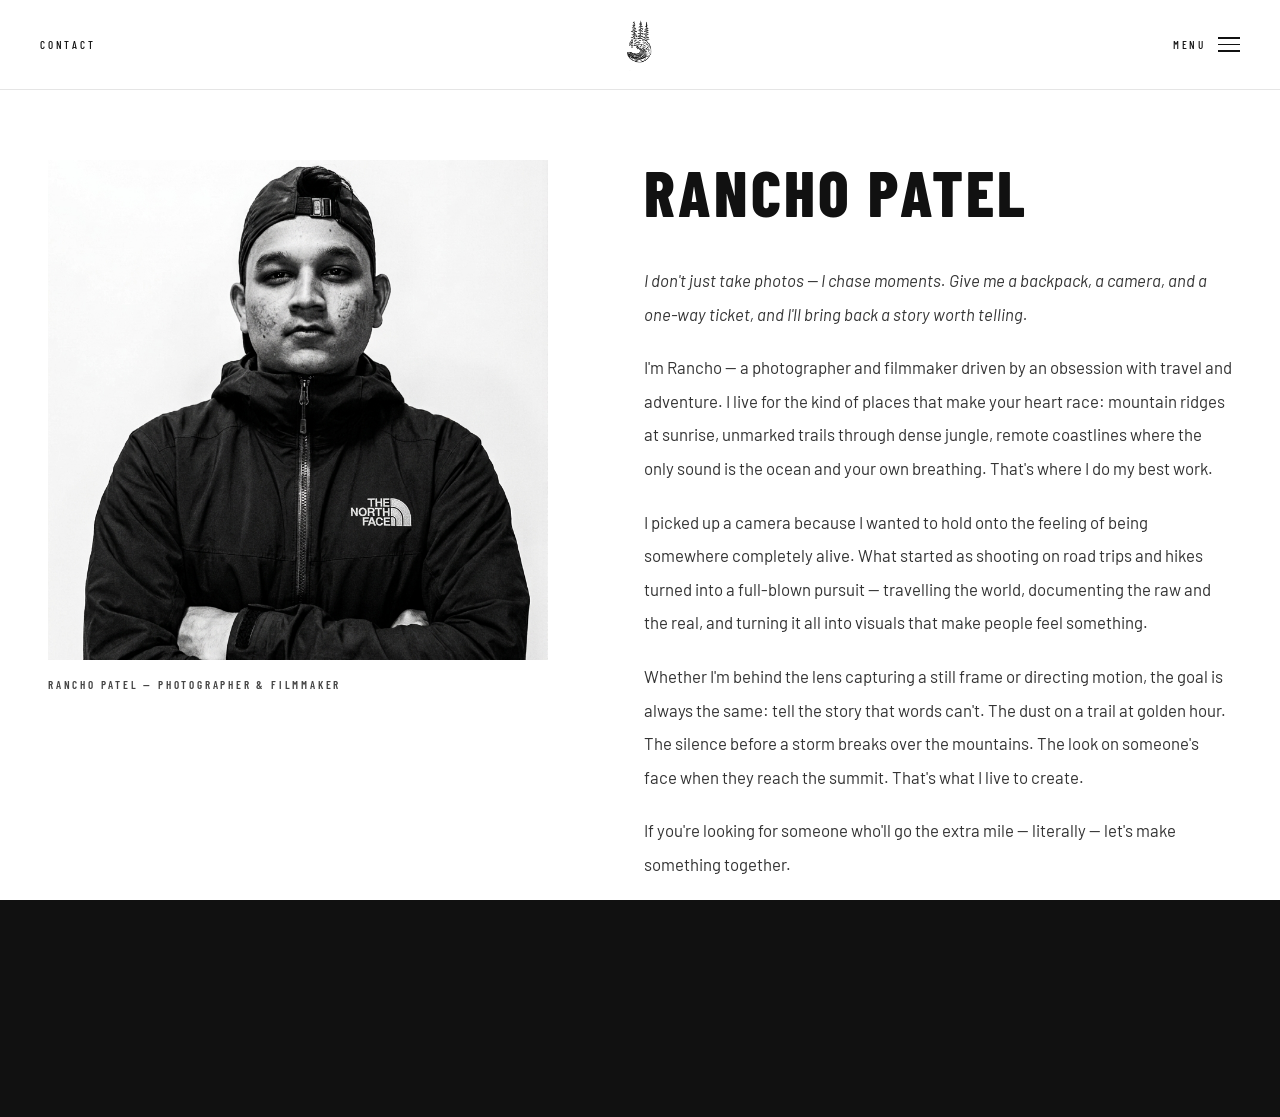
<file: about.html>
<!DOCTYPE html>
<html lang="en">

<head>
    <meta charset="UTF-8">
    <meta name="viewport" content="width=device-width, initial-scale=1.0">
    <title>About — Rancho Patel</title>
    <meta name="description" content="Learn more about Rancho Patel's journey as an adventure photographer and filmmaker, his specialized field craft, and his recent commercial projects.">
  
    <!-- Open Graph / Facebook -->
    <meta property="og:type" content="website">
    <meta property="og:url" content="https://www.ranchopatel.com/about.html">
    <meta property="og:title" content="About — Rancho Patel">
    <meta property="og:description" content="Adventure photographer and filmmaker specialized in high-performance field craft and remote storytelling.">
    <meta property="og:image" content="https://www.ranchopatel.com/images/portrait.jpg">

    <!-- Twitter -->
    <meta property="twitter:card" content="summary_large_image">
    <meta property="twitter:url" content="https://www.ranchopatel.com/about.html">
    <meta property="twitter:title" content="About — Rancho Patel">
    <meta property="twitter:description" content="Adventure photographer and filmmaker specialized in high-performance field craft.">
    <meta property="twitter:image" content="https://www.ranchopatel.com/images/portrait.jpg">

    <link rel="icon" type="image/png" href="images/logo.png">
    <link rel="stylesheet" href="style.css?v=1.1">

    <!-- Structured Data (GEO Enhanced) -->
  <script type="application/ld+json">
  {
    "@context": "https://schema.org",
    "@type": "Person",
    "name": "Rancho Patel",
    "url": "https://www.ranchopatel.com/",
    "image": "https://www.ranchopatel.com/images/portrait.jpg",
    "jobTitle": "Adventure Photographer & Filmmaker",
    "description": "Rancho Patel is an adventure photographer and filmmaker specializing in high-performance field craft, landscape photography, and remote storytelling.",
    "homeLocation": {
      "@type": "Place",
      "name": "Calgary, Alberta, Canada"
    },
    "knowsAbout": [
      "Adventure Photography",
      "Filmmaking",
      "Visual Storytelling",
      "Landscape Photography",
      "Commercial Photography"
    ],
    "email": "helloranchoo@gmail.com",
    "telephone": "+12265064033",
    "sameAs": [
      "https://instagram.com/prnv_patel_"
    ]
  }
  </script>
</head>

<body class="about-page">

    <div class="page-transition" id="page-transition"></div>

    <!-- Top Navigation -->
    <header id="site-header" class="solid-mode">
        <a href="contact.html" id="nav-contact">Contact</a>
        <a href="/" id="nav-logo"><img src="images/logo.png" alt="Rancho Patel" class="nav-logo-img"></a>
        <button id="nav-menu-btn" aria-label="Open menu">
            <span>Menu</span>
            <div class="hamburger" id="hamburger">
                <span></span>
                <span></span>
                <span></span>
            </div>
        </button>
    </header>

    <nav id="menu-overlay" aria-hidden="true">
    <div id="menu-image-half">
      <img src="images/hero_main.jpg" alt="Featured Menu Image" id="menu-featured-img">
    </div>
    <div id="menu-content-half">
        <div id="menu-links">
            <a href="/" class="menu-link">Home</a>
            <a href="about.html" class="menu-link">About</a>
            <a href="stills.html" class="menu-link">Stills</a>
            <a href="motion.html" class="menu-link">Motion</a>
            <a href="contact.html" class="menu-link">Contact</a>
        </div>
        <div id="menu-footer">
            <a href="https://instagram.com/prnv_patel_" target="_blank" rel="noopener noreferrer" class="menu-social">Instagram</a>
        </div>
        </div>
  </nav>

    <!-- Bio Section -->
    <div id="about-body">
        <div id="about-side-portrait">
            <img src="images/About.PNG" alt="Rancho Patel">
            <p id="about-side-caption">Rancho Patel — Photographer &amp; Filmmaker</p>
        </div>
        <div id="about-text">
            <h2>Rancho Patel</h2>
            <p class="about-lead">I don't just take photos — I chase moments.
                Give me a backpack, a camera, and a one-way ticket, and I'll bring back a story worth telling.</p>
            <p>I'm Rancho — a photographer and filmmaker driven by an obsession with travel and adventure.
                I live for the kind of places that make your heart race: mountain ridges at sunrise,
                unmarked trails through dense jungle, remote coastlines where the only sound is the ocean
                and your own breathing. That's where I do my best work.</p>
            <p>I picked up a camera because I wanted to hold onto the feeling of being somewhere
                completely alive. What started as shooting on road trips and hikes turned into a full-blown
                pursuit — travelling the world, documenting the raw and the real, and turning it all into
                visuals that make people feel something.</p>
            <p>Whether I'm behind the lens capturing a still frame or directing motion, the goal is always
                the same: tell the story that words can't. The dust on a trail at golden hour. The silence
                before a storm breaks over the mountains. The look on someone's face when they reach the summit.
                That's what I live to create.</p>
            <p>If you're looking for someone who'll go the extra mile — literally — let's make something together.</p>

            <div id="about-credits">
                <div class="credit-item">
                    <span class="credit-label">What I Do</span>
                    <span class="credit-value">Photography · Filmmaking · Visual Storytelling</span>
                </div>
                <div class="credit-item">
                    <span class="credit-label">Obsessed With</span>
                    <span class="credit-value">Travel · Adventure · The Outdoors</span>
                </div>
                <div class="credit-item">
                    <span class="credit-label">Gear</span>
                    <span class="credit-value">Sony · DJI · Whatever fits in the bag</span>
                </div>
                <div class="credit-item">
                    <span class="credit-label">Available for</span>
                    <span class="credit-value">Commissions · Collabs · Adventures</span>
                </div>
            </div>
        </div>
    </div>

    <script src="script.js"></script>
</body>

</html>
</file>
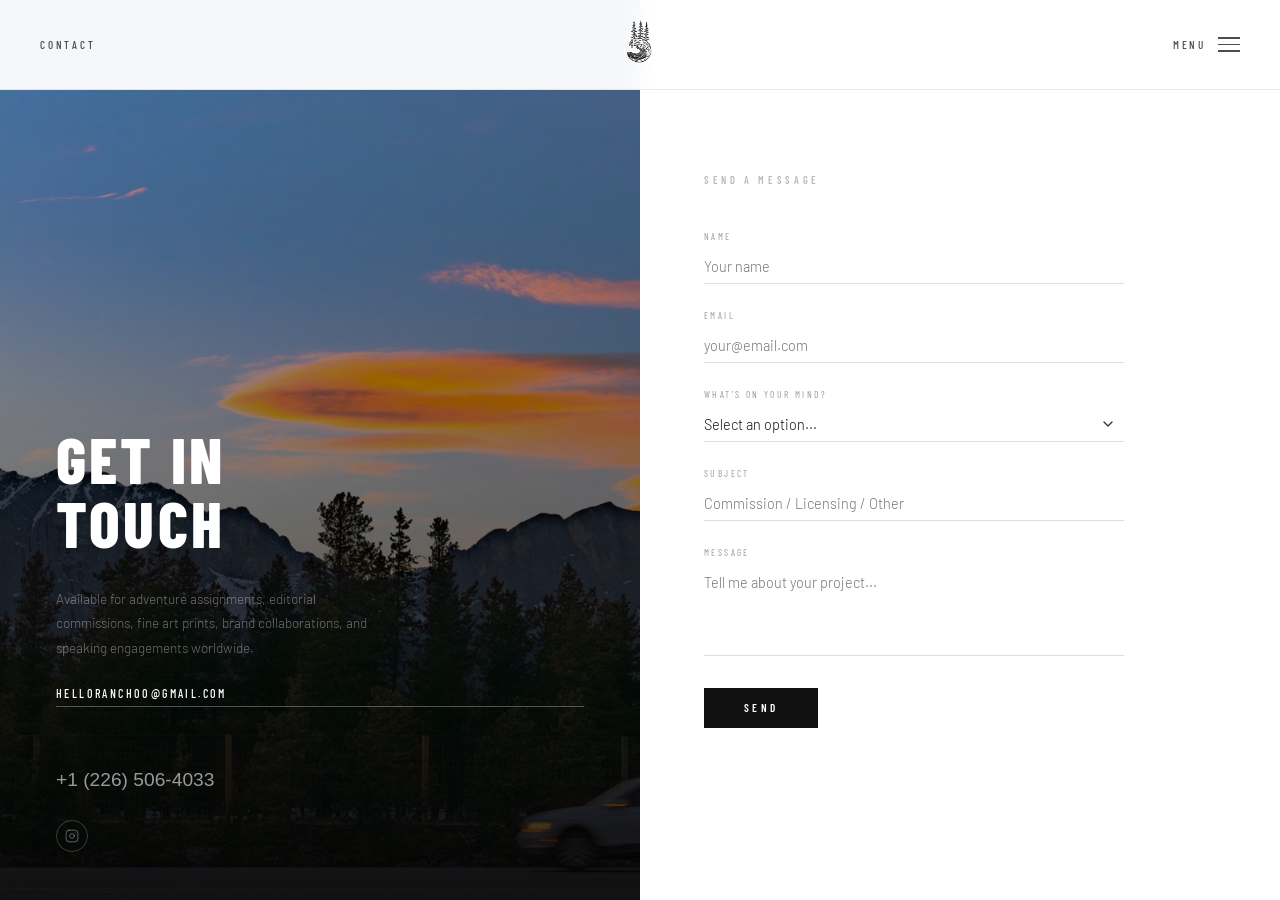
<file: contact.html>
<!DOCTYPE html>
<html lang="en">

<head>
    <meta charset="UTF-8">
    <meta name="viewport" content="width=device-width, initial-scale=1.0">
    <title>Contact — Rancho Patel</title>
    <meta name="description" content="Get in touch with Rancho Patel for adventure assignments, editorial commissions, fine art prints, and creative collaborations worldwide.">
  
    <!-- Open Graph / Facebook -->
    <meta property="og:type" content="website">
    <meta property="og:url" content="https://www.ranchopatel.com/contact.html">
    <meta property="og:title" content="Contact — Rancho Patel">
    <meta property="og:description" content="Available for adventure assignments, editorial commissions, and commercial projects worldwide.">
    <meta property="og:image" content="https://www.ranchopatel.com/images/hero_main.jpg">

    <!-- Twitter -->
    <meta property="twitter:card" content="summary_large_image">
    <meta property="twitter:url" content="https://www.ranchopatel.com/contact.html">
    <meta property="twitter:title" content="Contact — Rancho Patel">
    <meta property="twitter:description" content="Available for adventure assignments and creative collaborations worldwide.">
    <meta property="twitter:image" content="https://www.ranchopatel.com/images/hero_main.jpg">

    <link rel="icon" type="image/png" href="images/logo.png">
    <link rel="stylesheet" href="style.css?v=1.1">

    <!-- Structured Data -->
    <script type="application/ld+json">
    {
      "@context": "https://schema.org",
      "@type": "Person",
      "name": "Rancho Patel",
      "url": "https://www.ranchopatel.com/",
      "image": "https://www.ranchopatel.com/images/portrait.jpg",
      "jobTitle": "Photographer & Filmmaker",
      "email": "helloranchoo@gmail.com",
      "telephone": "+12265064033",
      "sameAs": [
        "https://instagram.com/prnv_patel_"
      ]
    }
    </script>
</head>

<body class="contact-page">

    <div class="page-transition" id="page-transition"></div>

    <!-- Top Navigation -->
    <header id="site-header" class="solid-mode">
        <a href="contact.html" id="nav-contact">Contact</a>
        <a href="/" id="nav-logo"><img src="images/logo.png" alt="Rancho Patel" class="nav-logo-img"></a>
        <button id="nav-menu-btn" aria-label="Open menu">
            <span>Menu</span>
            <div class="hamburger" id="hamburger">
                <span></span>
                <span></span>
                <span></span>
            </div>
        </button>
    </header>

    <nav id="menu-overlay" aria-hidden="true">
    <div id="menu-image-half">
      <img src="images/hero_main.jpg" alt="Featured Menu Image" id="menu-featured-img">
    </div>
    <div id="menu-content-half">
        <div id="menu-links">
            <a href="/" class="menu-link">Home</a>
            <a href="about.html" class="menu-link">About</a>
            <a href="stills.html" class="menu-link">Stills</a>
            <a href="motion.html" class="menu-link">Motion</a>
            <a href="contact.html" class="menu-link">Contact</a>
        </div>
        <div id="menu-footer">
            <a href="https://instagram.com/prnv_patel_" target="_blank" rel="noopener noreferrer" class="menu-social">Instagram</a>
        </div>
        </div>
  </nav>

    <!-- Split Screen Contact -->
    <div id="contact-split">

        <!-- Left: Black half -->
        <div id="contact-left">
            <h2>Get In<br>Touch</h2>
            <p>Available for adventure assignments, editorial commissions, fine art prints, brand collaborations, and
                speaking engagements worldwide.</p>
            <a href="mailto:helloranchoo@gmail.com" id="contact-email-link">helloranchoo@gmail.com</a>
            <div style="margin-top: 10px;">
                <a href="tel:+12265064033" style="color:#999; text-decoration:none; font-family: 'Neue Montreal', sans-serif; font-size: 1.2rem; transition: color 0.3s ease;" onmouseover="this.style.color='#fff'" onmouseout="this.style.color='#999'">+1 (226) 506-4033</a>
            </div>
            <div id="contact-socials">
                <!-- Instagram -->
                <a href="https://instagram.com/prnv_patel_" target="_blank" rel="noopener noreferrer" class="contact-social-icon" aria-label="Instagram">
                    <svg width="14" height="14" viewBox="0 0 24 24" fill="none" stroke="currentColor" stroke-width="1.5"
                        stroke-linecap="round" stroke-linejoin="round">
                        <rect x="2" y="2" width="20" height="20" rx="5" ry="5" />
                        <path d="M16 11.37A4 4 0 1 1 12.63 8 4 4 0 0 1 16 11.37z" />
                        <line x1="17.5" y1="6.5" x2="17.51" y2="6.5" />
                    </svg>
                </a>
            </div>
        </div>

        <!-- Right: White half -->
        <div id="contact-right" style="position: relative;">
            <h3>Send a Message</h3>

            <div id="form-success-overlay">
                <svg viewBox="0 0 24 24" fill="none" stroke="currentColor" stroke-width="2" stroke-linecap="round" stroke-linejoin="round">
                    <path d="M22 11.08V12a10 10 0 1 1-5.93-9.14"></path>
                    <polyline points="22 4 12 14.01 9 11.01"></polyline>
                </svg>
                <h3 style="margin-bottom:0.5rem;font-size:1.5rem;">Message Received</h3>
                <p style="color:#666;font-size:0.9rem;">Thanks for reaching out. I'll be in touch shortly.</p>
            </div>

            <form id="contact-form" action="https://formsubmit.co/helloranchoo@gmail.com" method="POST"
                onsubmit="handleFormSubmit(event)">
                <!-- Formsubmit configuration -->
                <input type="hidden" name="_subject" value="New Inquiry from Portfolio Website">
                <input type="hidden" name="_captcha" value="false">

                <div class="form-group">
                    <label for="form-name">Name</label>
                    <input type="text" id="form-name" name="name" placeholder="Your name" required>
                </div>
                <div class="form-group">
                    <label for="form-email">Email</label>
                    <input type="email" id="form-email" name="email" placeholder="your@email.com" required>
                </div>
                <div class="form-group">
                    <label for="form-service">What's on your mind?</label>
                    <select id="form-service" name="service" required>
                        <option value="" disabled selected>Select an option...</option>
                        <option value="Photography">Photography</option>
                        <option value="Videography">Videography</option>
                        <option value="Photography & Videography">Photography & Videography</option>
                        <option value="Other">Other</option>
                    </select>
                </div>
                <div class="form-group">
                    <label for="form-subject">Subject</label>
                    <input type="text" id="form-subject" name="subject" placeholder="Commission / Licensing / Other">
                </div>
                <div class="form-group">
                    <label for="form-message">Message</label>
                    <textarea id="form-message" name="message" placeholder="Tell me about your project..."
                        required></textarea>
                </div>
                <button type="submit" id="form-submit">Send</button>
            </form>
        </div>

    </div>

    <script src="script.js"></script>
</body>

</html>
</file>
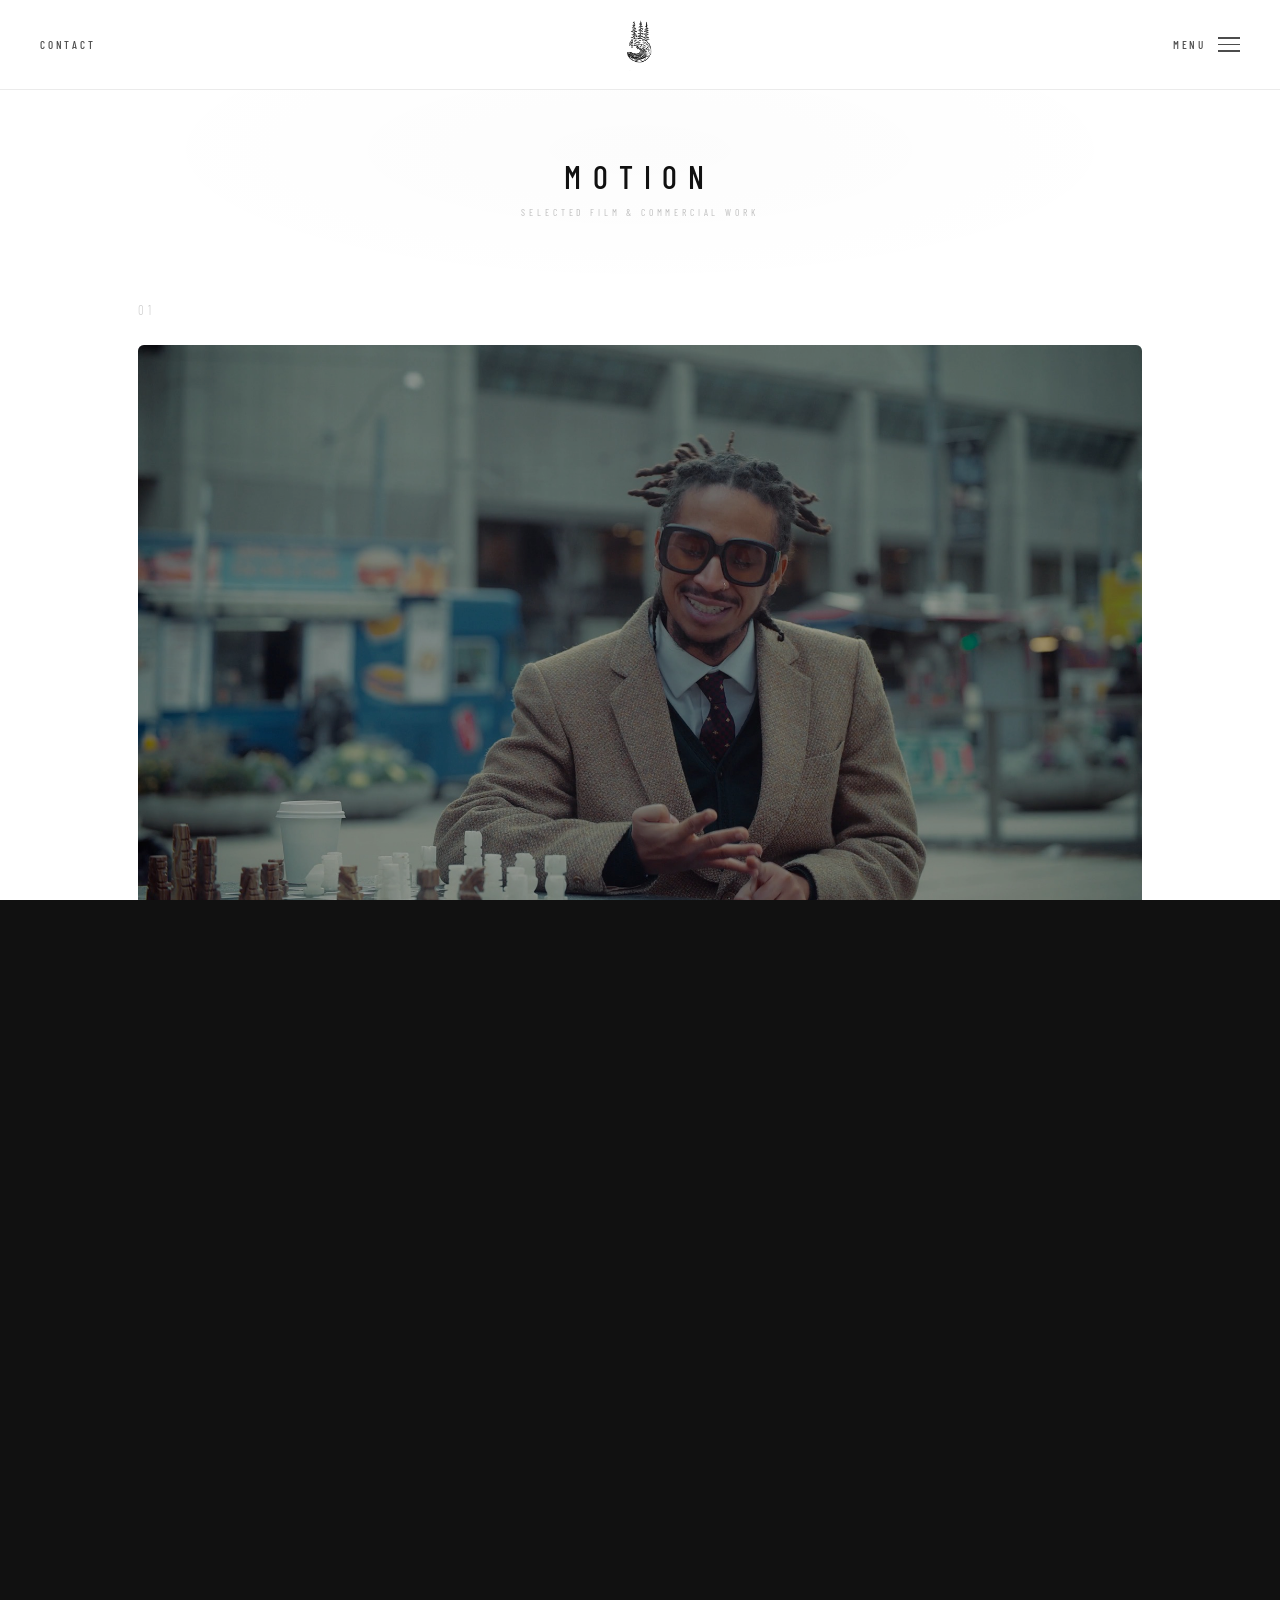
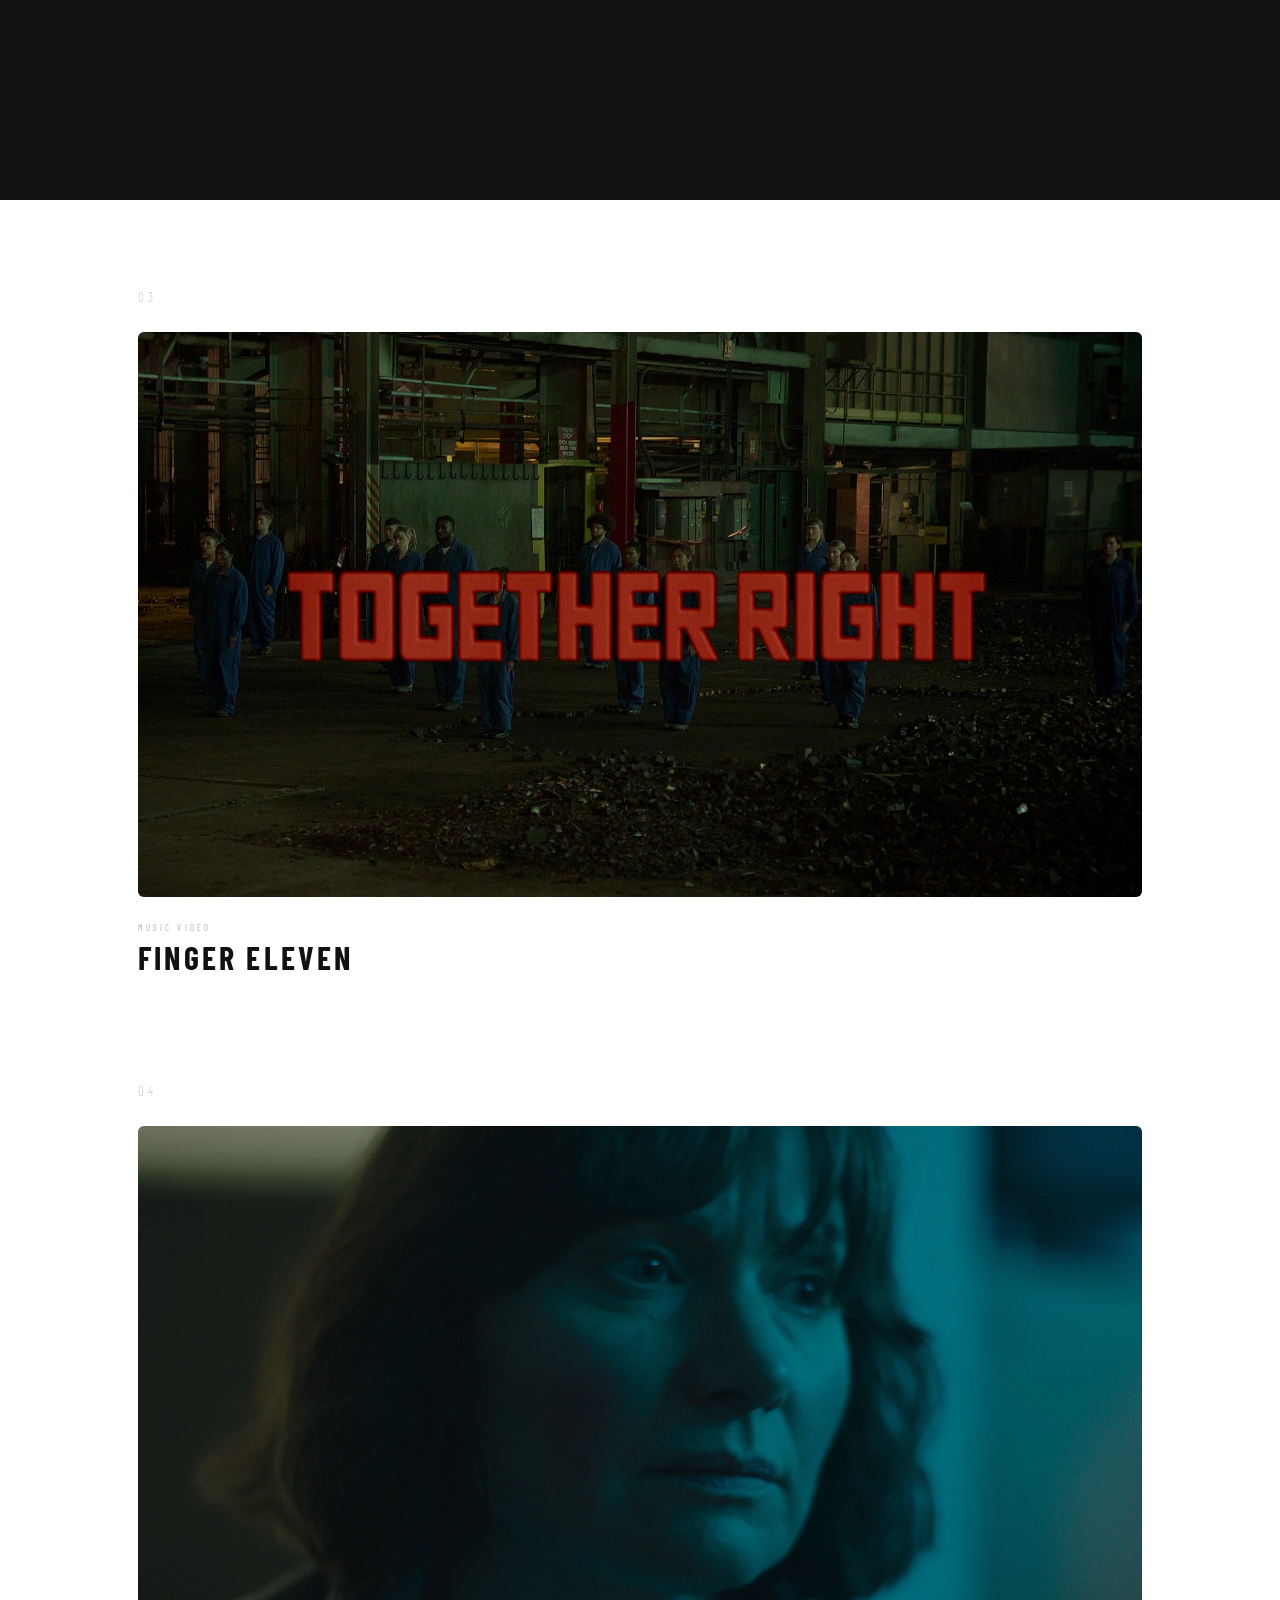
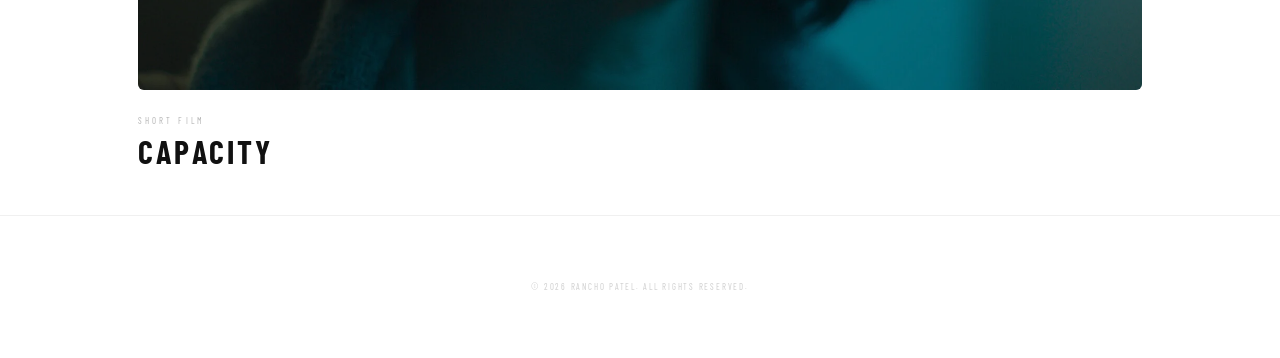
<file: motion.html>
<!DOCTYPE html>
<html lang="en">

<head>
    <meta charset="UTF-8">
    <meta name="viewport" content="width=device-width, initial-scale=1.0">
    <title>Motion — Rancho Patel Films</title>
    <meta name="description" content="Cinematic filmmaking and short film projects by Rancho Patel. High-end visual storytelling from the most remote corners of the world.">
  
    <!-- Open Graph / Facebook -->
    <meta property="og:type" content="website">
    <meta property="og:url" content="https://www.ranchopatel.com/motion.html">
    <meta property="og:title" content="Motion — Rancho Patel Films">
    <meta property="og:description" content="Cinematic filmmaking and short film storytelling by Rancho Patel.">
    <meta property="og:image" content="https://www.ranchopatel.com/images/hero_ocean.jpg">

    <!-- Twitter -->
    <meta property="twitter:card" content="summary_large_image">
    <meta property="twitter:url" content="https://www.ranchopatel.com/motion.html">
    <meta property="twitter:title" content="Motion — Rancho Patel Films">
    <meta property="twitter:description" content="Cinematic filmmaking and short film storytelling by Rancho Patel.">
    <meta property="twitter:image" content="https://www.ranchopatel.com/images/hero_ocean.jpg">

    <link rel="icon" type="image/png" href="images/logo.png">
    <link rel="stylesheet" href="style.css?v=1.1">

    <!-- Structured Data -->
    <script type="application/ld+json">
    {
      "@context": "https://schema.org",
      "@type": "Person",
      "name": "Rancho Patel",
      "url": "https://www.ranchopatel.com/",
      "image": "https://www.ranchopatel.com/images/portrait.jpg",
      "jobTitle": "Photographer & Filmmaker",
      "email": "helloranchoo@gmail.com",
      "telephone": "+12265064033",
      "sameAs": [
        "https://instagram.com/prnv_patel_"
      ]
    }
    </script>
</head>

<body class="motion-page">

    <div class="page-transition" id="page-transition"></div>

    <!-- Top Navigation -->
    <header id="site-header" class="motion-header">
        <a href="contact.html" id="nav-contact">Contact</a>
        <a href="/" id="nav-logo"><img src="images/logo.png" alt="Rancho Patel" class="nav-logo-img"></a>
        <button id="nav-menu-btn" aria-label="Open menu">
            <span>Menu</span>
            <div class="hamburger" id="hamburger">
                <span></span>
                <span></span>
                <span></span>
            </div>
        </button>
    </header>

    <nav id="menu-overlay" aria-hidden="true">
    <div id="menu-image-half">
      <img src="images/hero_main.jpg" alt="Featured Menu Image" id="menu-featured-img">
    </div>
    <div id="menu-content-half">
        <div id="menu-links">
            <a href="/" class="menu-link">Home</a>
            <a href="about.html" class="menu-link">About</a>
            <a href="stills.html" class="menu-link">Stills</a>
            <a href="motion.html" class="menu-link">Motion</a>
            <a href="contact.html" class="menu-link">Contact</a>
        </div>
        <div id="menu-footer">
            <a href="https://instagram.com/prnv_patel_" target="_blank" rel="noopener noreferrer" class="menu-social">Instagram</a>
        </div>
        </div>
  </nav>

    <!-- Motion Hero Section -->
    <section class="motion-hero">
        <div class="motion-hero-content">
            <h1 class="motion-hero-title">Motion</h1>
            <p class="motion-hero-sub">Selected Film &amp; Commercial Work</p>
        </div>
        <div class="motion-hero-scroll">
            <span>Scroll to explore</span>
            <div class="motion-hero-line"></div>
        </div>
    </section>

    <!-- Vertical Projects -->
    <div id="projects-container">

        <!-- ── PROJECT 01 — CANON COMMERCIAL ── -->
        <article class="project-card" data-video="https://res.cloudinary.com/dar9k7h93/video/upload/v1775416956/compress_Main_Final_h264_cad_nfmzdb.mp4">
            <div class="project-number">01</div>
            <div class="project-visual">
                <div class="project-thumb" style="background-image:url('images/thumb_canon.jpg')"></div>
                <video class="project-video" src="https://res.cloudinary.com/dar9k7h93/video/upload/v1775416956/compress_Main_Final_h264_cad_nfmzdb.mp4" muted loop playsinline preload="none"></video>
                <div class="project-overlay">
                    <div class="project-play-btn">
                        <svg width="18" height="20" viewBox="0 0 14 16" fill="white">
                            <path d="M1 1l12 7-12 7V1z" />
                        </svg>
                    </div>
                </div>
            </div>
            <div class="project-info">
                <span class="project-category">Commercial</span>
                <h2 class="project-title">Canon Commercial</h2>
            </div>
        </article>

        <!-- ── PROJECT 02 — MOOSEHEAD BEER ── -->
        <article class="project-card" data-video="https://res.cloudinary.com/dar9k7h93/video/upload/v1775414336/Get_a_Moosehead_with_Your_Name_On_It_wmvhql.mp4">
            <div class="project-number">02</div>
            <div class="project-visual">
                <div class="project-thumb" style="background-image:url('images/thumb_moosehead.jpg')"></div>
                <video class="project-video" src="https://res.cloudinary.com/dar9k7h93/video/upload/v1775414336/Get_a_Moosehead_with_Your_Name_On_It_wmvhql.mp4" muted loop playsinline preload="none"></video>
                <div class="project-overlay">
                    <div class="project-play-btn">
                        <svg width="18" height="20" viewBox="0 0 14 16" fill="white">
                            <path d="M1 1l12 7-12 7V1z" />
                        </svg>
                    </div>
                </div>
            </div>
            <div class="project-info">
                <span class="project-category">Commercial</span>
                <h2 class="project-title">Moosehead Beer</h2>
            </div>
        </article>

        <!-- ── PROJECT 03 — FINGER ELEVEN ── -->
        <article class="project-card" data-video="videos/finger_eleven_1.mp4">
            <div class="project-number">03</div>
            <div class="project-visual">
                <div class="project-thumb" style="background-image:url('images/thumb_fe1.jpg')"></div>
                <video class="project-video" src="videos/finger_eleven_1.mp4" muted loop playsinline
                    preload="none"></video>
                <div class="project-overlay">
                    <div class="project-play-btn">
                        <svg width="18" height="20" viewBox="0 0 14 16" fill="white">
                            <path d="M1 1l12 7-12 7V1z" />
                        </svg>
                    </div>
                </div>
            </div>
            <div class="project-info">
                <span class="project-category">Music Video</span>
                <h2 class="project-title">Finger Eleven</h2>
            </div>
        </article>

        <!-- ── PROJECT 04 — CAPACITY ── -->
        <article class="project-card" data-video="videos/CAPACITY.mp4">
            <div class="project-number">04</div>
            <div class="project-visual">
                <div class="project-thumb" style="background-image:url('images/Capacity_19_-Thumbnail.jpeg');"></div>
                <video class="project-video" src="videos/CAPACITY.mp4" muted loop playsinline
                    preload="none"></video>
                <div class="project-overlay">
                    <div class="project-play-btn">
                        <svg width="18" height="20" viewBox="0 0 14 16" fill="white">
                            <path d="M1 1l12 7-12 7V1z" />
                        </svg>
                    </div>
                </div>
            </div>
            <div class="project-info">
                <span class="project-category">Short Film</span>
                <h2 class="project-title">Capacity</h2>
            </div>
        </article>


    </div>

    <!-- Footer -->
    <footer class="motion-footer">
        <p>&copy; 2026 Rancho Patel. All rights reserved.</p>
    </footer>

    <!-- Fullscreen Video Player -->
    <div id="video-player" aria-hidden="true">
        <button id="video-close" aria-label="Close video">&times;</button>
        <video id="video-player-el" controls>
            <source src="" type="video/mp4">
        </video>
        <div id="video-info">
            <span id="video-title-display"></span>
        </div>
    </div>

    <script src="script.js"></script>
</body>

</html>
</file>
<file: style.css>
/* ============================================================
   RANCHO PATEL PHOTOGRAPHY — Global Stylesheet
   Inspired by jimmychin.com
   ============================================================ */

/* ===== GOOGLE FONTS ===== */
@import url('https://fonts.googleapis.com/css2?family=Barlow+Condensed:wght@100;200;300;400;500;600;700;800;900&family=Barlow:wght@300;400&family=Inter:wght@300;400;500&display=swap');

/* ===== RESET ===== */
*,
*::before,
*::after {
  margin: 0;
  padding: 0;
  box-sizing: border-box;
}

html {
  scroll-behavior: smooth;
  font-size: 16px;
}

body {
  font-family: 'Barlow', 'Inter', -apple-system, sans-serif;
  background: #fff;
  color: #111;
  line-height: 1.6;
  overflow-x: hidden;
  -webkit-font-smoothing: antialiased;
  -moz-osx-font-smoothing: grayscale;
}

img {
  display: block;
  max-width: 100%;
}

a {
  text-decoration: none;
  color: inherit;
}

button {
  border: none;
  background: none;
  cursor: pointer;
  font-family: inherit;
  color: inherit;
}

/* ===== PAGE TRANSITION ===== */
.page-transition {
  position: fixed;
  inset: 0;
  background: #111;
  z-index: 9999;
  pointer-events: none;
  transform: translateY(100%);
  transition: transform 0.6s cubic-bezier(0.85, 0, 0.15, 1);
}

.page-transition.active {
  transform: translateY(0);
  pointer-events: all;
}

/* ===== TOP NAV BAR ===== */
#site-header {
  position: fixed;
  top: 0;
  left: 0;
  width: 100%;
  z-index: 1000;
  display: flex;
  align-items: center;
  justify-content: space-between;
  padding: 0 2.5rem;
  height: 90px;
  mix-blend-mode: normal;
  opacity: 0;
  transform: translateY(-20px);
  animation: headerFadeIn 1s 0.1s cubic-bezier(0.16, 1, 0.3, 1) forwards;
}

@keyframes headerFadeIn {
  to {
    opacity: 1;
    transform: translateY(0);
  }
}

/* Transparent version (over dark hero) */
#site-header.hero-mode {
  background: transparent;
}

#site-header.hero-mode #nav-contact,
#site-header.hero-mode #nav-logo,
#site-header.hero-mode #nav-menu-btn {
  color: rgba(255, 255, 255, 0.85);
}

#site-header.hero-mode .nav-logo-img {
  filter: invert(1) brightness(2);
}

#site-header.hero-mode #nav-contact:hover,
#site-header.hero-mode #nav-menu-btn:hover {
  color: #fff;
}

#site-header.hero-mode .hamburger span {
  background: #fff;
}

/* Solid version (over content pages) */
#site-header.solid-mode {
  background: rgba(255, 255, 255, 0.95);
  backdrop-filter: blur(12px);
  border-bottom: 1px solid rgba(0, 0, 0, 0.08);
}


#nav-contact {
  font-family: 'Barlow Condensed', sans-serif;
  font-size: 0.7rem;
  font-weight: 500;
  letter-spacing: 0.25em;
  color: rgba(0, 0, 0, 0.7);
  text-transform: uppercase;
  transition: color 0.3s;
  position: relative;
}

#nav-contact::after {
  content: '';
  position: absolute;
  bottom: -4px;
  left: 0;
  width: 100%;
  height: 1px;
  background: currentColor;
  transform: scaleX(0);
  transform-origin: right;
  transition: transform 0.4s cubic-bezier(0.16, 1, 0.3, 1);
}

#nav-contact:hover::after {
  transform: scaleX(1);
  transform-origin: left;
}

#nav-contact:hover {
  color: #000;
}

#nav-logo {
  position: absolute;
  left: 50%;
  transform: translateX(-50%);
  display: flex;
  align-items: center;
  justify-content: center;
}

.nav-logo-img {
  height: 80px;
  width: auto;
  object-fit: contain;
  filter: drop-shadow(0px 0px 0.5px rgba(0, 0, 0, 0.8));
  /* Makes the thin lines bolder */
  transition: transform 0.3s ease;
}

#nav-logo:hover .nav-logo-img {
  transform: scale(1.08);
}

#nav-menu-btn {
  display: flex;
  align-items: center;
  gap: 0.75rem;
  font-family: 'Barlow Condensed', sans-serif;
  font-size: 0.7rem;
  font-weight: 500;
  letter-spacing: 0.25em;
  color: rgba(0, 0, 0, 0.7);
  text-transform: uppercase;
  transition: color 0.3s;
  position: relative;
}

#nav-menu-btn::after {
  content: '';
  position: absolute;
  bottom: -4px;
  left: 0;
  width: 100%;
  height: 1px;
  background: currentColor;
  transform: scaleX(0);
  transform-origin: right;
  transition: transform 0.4s cubic-bezier(0.16, 1, 0.3, 1);
}

#nav-menu-btn:hover::after {
  transform: scaleX(1);
  transform-origin: left;
}

#nav-menu-btn:hover {
  color: #000;
}

.hamburger {
  display: flex;
  flex-direction: column;
  gap: 5px;
  width: 22px;
}

.hamburger span {
  display: block;
  width: 100%;
  height: 1.5px;
  background: currentColor;
  transition: transform 0.35s ease, opacity 0.35s ease;
}

/* ===== FULLSCREEN MENU OVERLAY ===== */
#menu-overlay {
  position: fixed;
  inset: 0;
  background: #fff;
  z-index: 900;
  display: flex;
  flex-direction: row;
  /* Ensure split side-by-side */
  opacity: 0;
  pointer-events: none;
  transition: opacity 0.5s ease;
}

#menu-overlay.active {
  opacity: 1;
  pointer-events: all;
}

#menu-image-half {
  flex: 0 0 50%;
  position: relative;
  overflow: hidden;
  display: none;
}

@media (min-width: 900px) {
  #menu-image-half {
    display: block;
  }
}

#menu-featured-img {
  width: 100%;
  height: 100%;
  object-fit: cover;
  position: absolute;
  inset: 0;
}

#menu-content-half {
  flex: 1;
  display: flex;
  flex-direction: column;
  align-items: center;
  justify-content: center;
  background: #fff;
  position: relative;
  height: 100%;
  overflow-y: auto;
}

#menu-links {
  display: flex;
  flex-direction: column;
  align-items: center;
  gap: 1.5rem;
}

.menu-link {
  font-family: 'Barlow Condensed', sans-serif;
  font-size: clamp(2.5rem, 7vw, 5rem);
  font-weight: 700;
  letter-spacing: 0.1em;
  text-transform: uppercase;
  color: #000;
  /* Solid black by default */
  transition: color 0.3s ease, letter-spacing 0.3s ease;
  line-height: 1;
}

.menu-link:hover {
  color: #aaa;
  /* Light grey on hover */
  letter-spacing: 0.15em;
}

#menu-footer {
  position: absolute;
  bottom: 2.5rem;
  left: 50%;
  transform: translateX(-50%);
  display: flex;
  gap: 2rem;
}

.menu-social {
  font-family: 'Barlow Condensed', sans-serif;
  font-size: 0.7rem;
  font-weight: 600;
  letter-spacing: 0.25em;
  color: #222;
  text-transform: uppercase;
  transition: color 0.3s;
}

.menu-social:hover {
  color: #888;
}

/* ===== HERO — HOME ===== */
body.home-page {
  overflow: hidden;
  height: 100vh;
}

#hero {
  position: relative;
  width: 100%;
  height: 100vh;
  overflow: hidden;
}

#hero-slideshow {
  position: absolute;
  inset: 0;
}

.hero-slide {
  position: absolute;
  inset: 0;
  background-size: cover;
  background-position: center;
  opacity: 0;
  z-index: 0;
  transform: scale(1.05);
  transition: opacity 2.5s cubic-bezier(0.16, 1, 0.3, 1), transform 8s ease; 
  /* Slower, smoother cross-fade as requested */
}

.hero-slide.active {
  opacity: 1;
  z-index: 2;
  transform: scale(1);
  animation: kenBurns 8.2s ease forwards;
}

.hero-slide.last-active {
  opacity: 1;
  z-index: 1;
  /* Keep last slide underneath while new one fades in */
}

@keyframes kenBurns {
  0% { transform: scale(1); }
  100% { transform: scale(1.03); }
}

#hero-overlay {
  position: absolute;
  inset: 0;
  background: rgba(0, 0, 0, 0.42);
  z-index: 2;
  display: flex;
  flex-direction: column;
  align-items: center;
  justify-content: center;
}

/* Splash intro text */
#hero-name-wrap {
  text-align: center;
}

#hero-title {
  font-family: 'Barlow Condensed', sans-serif;
  font-size: clamp(1.8rem, 4vw, 3rem);
  font-weight: 500;
  letter-spacing: 0.4em;
  text-transform: uppercase;
  color: #fff;
  line-height: 1;
  opacity: 0;
  transform: translateY(20px);
  animation: heroFadeUp 1.2s 0.3s cubic-bezier(0.16, 1, 0.3, 1) forwards;
}

#hero-sub {
  font-family: 'Barlow Condensed', sans-serif;
  font-size: clamp(0.6rem, 1.4vw, 0.85rem);
  font-weight: 600;
  letter-spacing: 0.4em;
  text-transform: uppercase;
  color: rgba(255, 255, 255, 0.95);
  margin-top: 1rem;
  opacity: 0;
  animation: heroFadeUp 1.2s 1s cubic-bezier(0.16, 1, 0.3, 1) forwards;
}

#hero-cta {
  display: inline-block;
  margin-top: 2.5rem;
  font-family: 'Barlow Condensed', sans-serif;
  font-size: 0.8rem;
  font-weight: 500;
  letter-spacing: 0.25em;
  text-transform: uppercase;
  color: #fff;
  border: 1px solid rgba(255, 255, 255, 0.6);
  padding: 0.8rem 2.2rem;
  border-radius: 2px;
  transition: background 0.4s ease, color 0.4s ease, border-color 0.4s ease;
  opacity: 0;
  animation: heroFadeUp 1.2s 1.2s cubic-bezier(0.16, 1, 0.3, 1) forwards;
}

#hero-cta:hover {
  background: #fff;
  color: #000;
  border-color: #fff;
}

@keyframes heroFadeUp {
  to {
    opacity: 1;
    transform: translateY(0);
  }
}


/* Scroll indicator */
#scroll-hint {
  position: absolute;
  bottom: 2.5rem;
  left: 50%;
  transform: translateX(-50%);
  z-index: 3;
  display: flex;
  flex-direction: column;
  align-items: center;
  gap: 0.6rem;
  opacity: 0;
  animation: heroFadeUp 1s 1.4s ease forwards;
}

#scroll-hint span {
  font-family: 'Barlow Condensed', sans-serif;
  font-size: 0.55rem;
  letter-spacing: 0.35em;
  color: rgba(255, 255, 255, 0.5);
  text-transform: uppercase;
}

.scroll-line {
  width: 1px;
  height: 36px;
  background: rgba(255, 255, 255, 0.2);
  position: relative;
  overflow: hidden;
}

.scroll-line::after {
  content: '';
  position: absolute;
  top: -100%;
  left: 0;
  width: 100%;
  height: 100%;
  background: rgba(255, 255, 255, 0.8);
  animation: scrollDrop 2.2s infinite;
}

@keyframes scrollDrop {
  0% {
    top: -100%;
  }

  100% {
    top: 100%;
  }
}

/* Home footer overlay */
#home-footer-overlay {
  position: absolute;
  bottom: 2rem;
  left: 0;
  width: 100%;
  z-index: 3;
  text-align: center;
  opacity: 0;
  animation: heroFadeUp 1s 1.5s ease forwards;
}

#home-footer-overlay p {
  font-family: 'Barlow Condensed', sans-serif;
  font-size: 0.5rem;
  letter-spacing: 0.25em;
  color: rgba(255, 255, 255, 0.2);
  text-transform: uppercase;
}

/* Slide counter */
#slide-counter {
  position: absolute;
  bottom: 2.5rem;
  right: 2.5rem;
  z-index: 3;
  display: flex;
  align-items: center;
  gap: 0.5rem;
  font-family: 'Barlow Condensed', sans-serif;
  font-size: 0.65rem;
  letter-spacing: 0.2em;
  color: rgba(255, 255, 255, 0.4);
}

#slide-current {
  color: rgba(255, 255, 255, 0.9);
}

/* ===== HOME — THREE PILLARS ===== */
#pillars {
  display: grid;
  grid-template-columns: 1fr 1fr 1fr;
  height: 70vh;
}

.pillar {
  position: relative;
  overflow: hidden;
  cursor: pointer;
  display: flex;
  align-items: flex-end;
  justify-content: flex-start;
}

.pillar-bg {
  position: absolute;
  inset: 0;
  background-size: cover;
  background-position: center;
  transition: transform 0.9s cubic-bezier(0.25, 0.46, 0.45, 0.94);
}

.pillar:hover .pillar-bg {
  transform: scale(1.06);
}

.pillar-darken {
  position: absolute;
  inset: 0;
  background: rgba(0, 0, 0, 0.45);
  transition: background 0.5s ease;
}

.pillar:hover .pillar-darken {
  background: rgba(0, 0, 0, 0.6);
}

.pillar-content {
  position: relative;
  z-index: 2;
  padding: 2.5rem;
  display: flex;
  align-items: flex-end;
  justify-content: space-between;
  width: 100%;
}

.pillar-label {
  font-family: 'Barlow Condensed', sans-serif;
  font-size: clamp(2rem, 4vw, 3.5rem);
  font-weight: 800;
  letter-spacing: 0.08em;
  text-transform: uppercase;
  color: #fff;
  line-height: 1;
}

.pillar-arrow {
  font-size: 1.5rem;
  color: rgba(255, 255, 255, 0.0);
  transition: color 0.4s ease, transform 0.4s ease;
}

.pillar:hover .pillar-arrow {
  color: rgba(255, 255, 255, 0.8);
  transform: translateX(6px);
}

/* ===== STILLS PAGE LAYOUT ===== */
body.stills-page {
  background: #fff;
  overflow-y: auto;
}

body.motion-page {
  background: #fff;
  overflow-y: auto;
  color: #111;
}

/* Left sidebar */
#sidebar {
  position: fixed;
  left: 0;
  top: 90px;
  bottom: 0;
  width: 200px;
  background: #fff;
  border-right: 1px solid rgba(0, 0, 0, 0.08);
  display: flex;
  flex-direction: column;
  padding: 2.5rem 1.5rem;
  z-index: 100;
}

#sidebar h2 {
  font-family: 'Barlow Condensed', sans-serif;
  font-size: 0.6rem;
  font-weight: 600;
  letter-spacing: 0.3em;
  color: rgba(0, 0, 0, 0.35);
  text-transform: uppercase;
  margin-bottom: 2rem;
}

#filter-list {
  display: flex;
  flex-direction: column;
  gap: 0.6rem;
  list-style: none;
}

.filter-btn {
  font-family: 'Barlow Condensed', sans-serif;
  font-size: 0.8rem;
  font-weight: 400;
  letter-spacing: 0.15em;
  color: rgba(0, 0, 0, 0.35);
  text-transform: uppercase;
  text-align: left;
  padding: 0.3rem 0;
  transition: color 0.3s;
  border-bottom: 1px solid transparent;
}

.filter-btn:hover,
.filter-btn.active {
  color: #111;
  border-bottom-color: rgba(0, 0, 0, 0.3);
}

#scroll-hint-sidebar {
  margin-top: auto;
  font-family: 'Barlow Condensed', sans-serif;
  font-size: 0.6rem;
  letter-spacing: 0.2em;
  color: rgba(0, 0, 0, 0.25);
  text-transform: uppercase;
  display: flex;
  align-items: center;
  gap: 0.5rem;
}

/* Horizontal gallery container */
#gallery-wrapper {
  margin-left: 200px;
  padding: 120px 2.5rem 3rem 2.5rem;
}

#gallery-track {
  display: grid;
  grid-template-columns: repeat(2, 1fr);
  gap: 15px;
  /* Thicker borders matching reference */
  padding: 15px;
}

.gallery-item {
  position: relative;
  overflow: hidden;
  aspect-ratio: 4 / 3;
  /* Uniform boxes like Chris Burkard */
  transition: opacity 1.2s cubic-bezier(0.16, 1, 0.3, 1), transform 1.2s cubic-bezier(0.16, 1, 0.3, 1);
  opacity: 0;
  transform: translateY(40px);
}

.gallery-item.revealed {
  opacity: 1;
  transform: translateY(0);
}

.gallery-item.hidden {
  display: none;
}

.gallery-item img {
  width: 100%;
  height: 100%;
  object-fit: cover;
  display: block;
  transition: transform 0.7s cubic-bezier(0.25, 0.46, 0.45, 0.94);
}

.gallery-item:hover img {
  transform: scale(1.04);
}

.gallery-item::after {
  content: '';
  position: absolute;
  inset: 0;
  background: rgba(0, 0, 0, 0);
  transition: background 0.4s ease;
  pointer-events: none;
}

.gallery-item:hover::after {
  background: rgba(0, 0, 0, 0.12);
}

/* ===== MOTION PAGE — VERTICAL LAYOUT ===== */

/* Motion header — solid on white bg */
#site-header.motion-header {
  background: rgba(255, 255, 255, 0.95);
  backdrop-filter: blur(12px);
  border-bottom: 1px solid rgba(0, 0, 0, 0.08);
}

/* Motion hero section */
.motion-hero {
  width: 100%;
  padding: 10rem 3rem 5rem;
  display: flex;
  flex-direction: column;
  align-items: center;
  justify-content: center;
  position: relative;
  max-width: 1100px;
  margin: 0 auto;
}

.motion-hero::before {
  content: '';
  position: absolute;
  inset: 0;
  background: radial-gradient(ellipse at center, rgba(0, 0, 0, 0.01) 0%, transparent 70%);
  pointer-events: none;
}

.motion-hero-content {
  text-align: center;
  z-index: 1;
}

.motion-hero-title {
  font-family: 'Barlow Condensed', sans-serif;
  font-size: clamp(1.4rem, 2.5vw, 2rem);
  font-weight: 500;
  letter-spacing: 0.35em;
  text-transform: uppercase;
  color: #111;
  line-height: 1;
  opacity: 0;
  transform: translateY(15px);
  animation: motionFadeUp 1s 0.2s cubic-bezier(0.16, 1, 0.3, 1) forwards;
}

.motion-hero-sub {
  font-family: 'Barlow Condensed', sans-serif;
  font-size: 0.6rem;
  font-weight: 400;
  letter-spacing: 0.4em;
  text-transform: uppercase;
  color: rgba(0, 0, 0, 0.25);
  margin-top: 0.8rem;
  opacity: 0;
  animation: motionFadeUp 1s 0.5s cubic-bezier(0.16, 1, 0.3, 1) forwards;
}

.motion-hero-scroll {
  display: none;
}

@keyframes motionFadeUp {
  to {
    opacity: 1;
    transform: translateY(0);
  }
}

/* Projects container */
#projects-container {
  max-width: 1100px;
  margin: 0 auto;
  padding: 0 3rem 3rem;
}

/* Individual project card */
.project-card {
  position: relative;
  margin-bottom: 12vh;
  opacity: 0;
  transform: translateY(60px);
  transition: opacity 0.8s cubic-bezier(0.16, 1, 0.3, 1),
    transform 0.8s cubic-bezier(0.16, 1, 0.3, 1);
}

.project-card.revealed {
  opacity: 1;
  transform: translateY(0);
}

.project-card:last-child {
  margin-bottom: 0;
}

/* Project number */
.project-number {
  font-family: 'Barlow Condensed', sans-serif;
  font-size: clamp(0.65rem, 1vw, 0.8rem);
  font-weight: 300;
  letter-spacing: 0.3em;
  color: rgba(0, 0, 0, 0.2);
  margin-bottom: 1.5rem;
  text-transform: uppercase;
}

/* Visual container — holds thumbnail + video + overlay */
.project-visual {
  position: relative;
  width: 100%;
  aspect-ratio: 16 / 9;
  overflow: hidden;
  border-radius: 6px;
  cursor: pointer;
}

.project-thumb {
  position: absolute;
  inset: 0;
  background-size: cover;
  background-position: center;
  z-index: 2;
  transition: transform 1.2s cubic-bezier(0.25, 0.46, 0.45, 0.94),
    opacity 0.6s ease;
}

.project-visual:hover .project-thumb {
  transform: scale(1.05);
  opacity: 0;
}

.project-video {
  position: absolute;
  inset: 0;
  width: 100%;
  height: 100%;
  object-fit: cover;
  z-index: 1;
  opacity: 0;
  transition: opacity 0.6s ease;
}

.project-visual:hover .project-video {
  opacity: 1;
}

.project-overlay {
  position: absolute;
  inset: 0;
  z-index: 3;
  display: flex;
  align-items: center;
  justify-content: center;
  background: rgba(0, 0, 0, 0.25);
  transition: background 0.5s ease;
}

.project-visual:hover .project-overlay {
  background: rgba(0, 0, 0, 0.45);
}

.project-play-btn {
  width: 72px;
  height: 72px;
  border: 1.5px solid rgba(255, 255, 255, 0.4);
  border-radius: 50%;
  display: flex;
  align-items: center;
  justify-content: center;
  opacity: 0;
  transform: scale(0.85);
  transition: opacity 0.4s ease, transform 0.4s ease, border-color 0.3s ease;
}

.project-play-btn svg {
  margin-left: 4px;
}

.project-visual:hover .project-play-btn {
  opacity: 1;
  transform: scale(1);
  border-color: rgba(255, 255, 255, 0.8);
}

/* Project info below thumbnail */
.project-info {
  display: flex;
  flex-direction: column;
  gap: 0.4rem;
  margin-top: 1.5rem;
}

.project-category {
  font-family: 'Barlow Condensed', sans-serif;
  font-size: 0.55rem;
  font-weight: 400;
  letter-spacing: 0.35em;
  text-transform: uppercase;
  color: rgba(0, 0, 0, 0.3);
}

.project-title {
  font-family: 'Barlow Condensed', sans-serif;
  font-size: clamp(1.2rem, 2.5vw, 2rem);
  font-weight: 700;
  letter-spacing: 0.1em;
  text-transform: uppercase;
  color: #111;
  line-height: 1;
}

/* Motion page footer */
.motion-footer {
  text-align: center;
  padding: 4rem 2rem;
  border-top: 1px solid rgba(0, 0, 0, 0.06);
}

.motion-footer p {
  font-family: 'Barlow Condensed', sans-serif;
  font-size: 0.55rem;
  letter-spacing: 0.2em;
  color: rgba(0, 0, 0, 0.2);
  text-transform: uppercase;
}

/* Video Player branding and layout... */

#video-close {
  position: absolute;
  top: 1.5rem;
  right: 2rem;
  font-size: 2rem;
  color: rgba(255, 255, 255, 0.5);
  z-index: 10;
  transition: color 0.3s;
  line-height: 1;
}

#video-close:hover {
  color: #fff;
}

#video-info {
  font-family: 'Barlow Condensed', sans-serif;
  font-size: 0.65rem;
  letter-spacing: 0.3em;
  text-transform: uppercase;
  color: rgba(255, 255, 255, 0.3);
}



/* ===== ABOUT PAGE ===== */
body.about-page {
  background: #fff;
  color: #111;
  overflow-y: auto;
}

body.about-page #site-header {
  mix-blend-mode: normal;
}

body.about-page #site-header.solid-mode {
  background: rgba(255, 255, 255, 0.95);
  border-bottom: 1px solid rgba(0, 0, 0, 0.1);
}

body.about-page #nav-contact,
body.about-page #nav-logo,
body.about-page #nav-menu-btn {
  color: #111;
}

body.about-page .hamburger span {
  background: #111;
}

body.about-page #menu-overlay {
  background: #111;
}

#about-side-portrait {
  position: relative;
  width: 100%;
}

#about-side-portrait img {
  width: 100%;
  aspect-ratio: 1;
  object-fit: cover;
  filter: grayscale(20%);
}

#about-side-caption {
  font-family: 'Barlow Condensed', sans-serif;
  font-size: 0.7rem;
  font-weight: 600;
  letter-spacing: 0.25em;
  color: #444;
  text-transform: uppercase;
  margin-top: 1rem;
  display: block;
}

#about-body {
  max-width: 1300px; /* Slightly wider max-width to accommodate larger image */
  margin: 0 auto;
  padding: 10rem 3rem 3rem;
  display: grid;
  grid-template-columns: minmax(350px, 500px) 1fr;
  gap: 6rem; /* A bit more breathing room */
  align-items: start;
}

#about-text h2 {
  font-family: 'Barlow Condensed', sans-serif;
  font-size: clamp(2rem, 5vw, 4rem);
  font-weight: 800;
  letter-spacing: 0.05em;
  text-transform: uppercase;
  color: #111;
  line-height: 1;
  margin-bottom: 2.5rem;
}

.about-lead {
  font-family: 'Barlow', sans-serif;
  font-size: clamp(1.1rem, 2vw, 1.4rem);
  font-weight: 500;
  line-height: 1.8;
  color: #222;
  margin-bottom: 2rem;
  font-style: italic;
}

#about-text p {
  font-family: 'Barlow', sans-serif;
  font-size: 1.05rem;
  font-weight: 400;
  line-height: 2;
  color: #333;
  margin-bottom: 1.25rem;
  max-width: 680px;
}

#about-credits {
  margin-top: 3rem;
  border-top: 1px solid #eee;
  padding-top: 2rem;
  display: flex;
  gap: 4rem;
}

.credit-item {
  display: flex;
  flex-direction: column;
  gap: 0.25rem;
}

.credit-label {
  font-family: 'Barlow Condensed', sans-serif;
  font-size: 0.6rem;
  font-weight: 600;
  letter-spacing: 0.25em;
  text-transform: uppercase;
  color: #444;
}

.credit-value {
  font-family: 'Barlow Condensed', sans-serif;
  font-size: 0.85rem;
  letter-spacing: 0.1em;
  font-weight: 500;
  text-transform: uppercase;
  color: #333;
}

/* ===== CONTACT PAGE ===== */
body.contact-page {
  overflow: hidden;
  height: 100vh;
}

#contact-split {
  display: grid;
  grid-template-columns: 1fr 1fr;
  height: 100vh;
}

/* Black left half */
#contact-left {
  background: linear-gradient(to bottom, rgba(0,0,0,0.1), rgba(0,0,0,0.8)), url('images/hero_main.jpg') center/cover no-repeat;
  position: relative;
  display: flex;
  flex-direction: column;
  justify-content: flex-end;
  padding: 3rem 3.5rem;
  gap: 1.5rem;
}

#contact-left h2 {
  font-family: 'Barlow Condensed', sans-serif;
  font-size: clamp(2rem, 5vw, 4rem);
  font-weight: 800;
  letter-spacing: 0.05em;
  text-transform: uppercase;
  color: #fff;
  line-height: 1;
  margin-bottom: 0.5rem;
}

#contact-left p {
  font-family: 'Barlow', sans-serif;
  font-size: 0.85rem;
  font-weight: 300;
  color: rgba(255, 255, 255, 0.4);
  line-height: 1.8;
  max-width: 340px;
}

#contact-email-link {
  display: inline-block;
  font-family: 'Barlow Condensed', sans-serif;
  font-size: 0.75rem;
  font-weight: 500;
  letter-spacing: 0.2em;
  text-transform: uppercase;
  color: #fff;
  border-bottom: 1px solid rgba(255, 255, 255, 0.3);
  padding-bottom: 3px;
  margin-bottom: 1.5rem;
  transition: border-color 0.3s;
}

#contact-email-link:hover {
  border-color: #fff;
}

#contact-socials {
  display: flex;
  gap: 1.2rem;
}

.contact-social-icon {
  width: 32px;
  height: 32px;
  border: 1px solid rgba(255, 255, 255, 0.2);
  border-radius: 50%;
  display: flex;
  align-items: center;
  justify-content: center;
  color: rgba(255, 255, 255, 0.4);
  transition: color 0.3s, border-color 0.3s;
}

.contact-social-icon:hover {
  color: #fff;
  border-color: #fff;
}

/* White right half */
#contact-right {
  background: #fff;
  display: flex;
  flex-direction: column;
  justify-content: center;
  padding: 3rem 4rem;
}

#contact-right h3 {
  font-family: 'Barlow Condensed', sans-serif;
  font-size: 0.65rem;
  font-weight: 600;
  letter-spacing: 0.35em;
  text-transform: uppercase;
  color: #bbb;
  margin-bottom: 2.5rem;
}

#contact-form {
  display: flex;
  flex-direction: column;
  gap: 1.5rem;
  max-width: 420px;
}

.form-group {
  display: flex;
  flex-direction: column;
  gap: 0.35rem;
}

.form-group label {
  font-family: 'Barlow Condensed', sans-serif;
  font-size: 0.6rem;
  letter-spacing: 0.25em;
  text-transform: uppercase;
  color: #999;
}

.form-group input,
.form-group textarea,
.form-group select {
  font-family: 'Barlow', sans-serif;
  font-size: 0.9rem;
  font-weight: 300;
  color: #111;
  background: transparent;
  border: none;
  border-bottom: 1px solid #ddd;
  padding: 0.5rem 0;
  outline: none;
  transition: border-color 0.3s;
  width: 100%;
}

.form-group input:focus,
.form-group textarea:focus,
.form-group select:focus {
  border-color: #111;
}

.form-group textarea {
  resize: none;
  height: 90px;
}

.form-group select {
  appearance: none;
  -webkit-appearance: none;
  -moz-appearance: none;
  cursor: pointer;
  background-image: url("data:image/svg+xml;charset=UTF-8,%3csvg xmlns='http://www.w3.org/2000/svg' viewBox='0 0 24 24' fill='none' stroke='%23333' stroke-width='2' stroke-linecap='round' stroke-linejoin='round'%3e%3cpolyline points='6 9 12 15 18 9'%3e%3c/polyline%3e%3c/svg%3e");
  background-repeat: no-repeat;
  background-position: right 0.5rem center;
  background-size: 1rem;
  padding-right: 2.5rem;
}

#form-submit {
  margin-top: 0.5rem;
  align-self: flex-start;
  font-family: 'Barlow Condensed', sans-serif;
  font-size: 0.7rem;
  font-weight: 600;
  letter-spacing: 0.3em;
  text-transform: uppercase;
  color: #fff;
  background: #111;
  padding: 0.85rem 2.5rem;
  transition: background 0.3s;
}

#form-submit:hover {
  background: #333;
}

/* ===== FOOTER (Stills page) ===== */
#site-footer {
  position: fixed;
  bottom: 0;
  left: 0;
  width: 100%;
  padding: 1rem 2.5rem;
  display: flex;
  justify-content: space-between;
  align-items: center;
  z-index: 50;
  pointer-events: none;
}

.footer-copy {
  font-family: 'Barlow Condensed', sans-serif;
  font-size: 0.55rem;
  letter-spacing: 0.2em;
  color: rgba(0, 0, 0, 0.3);
  text-transform: uppercase;
}

/* ===== LIGHTBOX ===== */
#lightbox {
  position: fixed;
  inset: 0;
  z-index: 2000;
  background: rgba(0, 0, 0, 0.96);
  display: flex;
  align-items: center;
  justify-content: center;
  opacity: 0;
  pointer-events: none;
  transition: opacity 0.35s ease;
}

#lightbox.active {
  opacity: 1;
  pointer-events: all;
}

#lightbox img {
  max-width: 90vw;
  max-height: 90vh;
  object-fit: contain;
  opacity: 0;
  transform: scale(0.96);
  transition: opacity 0.35s ease, transform 0.35s ease;
}

#lightbox.active img {
  opacity: 1;
  transform: scale(1);
}

#lightbox-close {
  position: absolute;
  top: 1rem;
  right: 2rem;
  background: none;
  border: none;
  color: #fff;
  font-size: 3rem;
  cursor: pointer;
  z-index: 1001;
  transition: transform 0.3s;
}

#lightbox-close:hover {
  transform: scale(1.2);
}

#lightbox-prev, #lightbox-next {
  position: absolute;
  top: 50%;
  transform: translateY(-50%);
  background: transparent;
  color: white;
  border: none;
  font-size: 3rem;
  opacity: 0.7;
  cursor: pointer;
  transition: opacity 0.3s, transform 0.2s;
  padding: 1rem;
  user-select: none;
  z-index: 1001;
}

#lightbox-prev:hover, #lightbox-next:hover {
  opacity: 1;
  transform: translateY(-50%) scale(1.1);
}

#lightbox-prev {
  left: 2rem;
}

#lightbox-next {
  right: 2rem;
}

@media (max-width: 768px) {
  #lightbox-prev { left: 0.5rem; font-size: 2rem; }
  #lightbox-next { right: 0.5rem; font-size: 2rem; }
}

/* ===== RESPONSIVE ===== */

/* ── Tablet / Small Laptop (≤ 900px) ── */
@media (max-width: 900px) {
  #nav-logo {
    font-size: 0.85rem;
  }

  #pillars {
    grid-template-columns: 1fr;
    height: auto;
  }

  .pillar {
    height: 40vh;
  }

  #sidebar {
    display: flex;
    position: fixed;
    top: 64px;
    left: 0;
    right: 0;
    bottom: auto;
    width: 100%;
    height: auto;
    border-right: none;
    border-bottom: 1px solid rgba(0, 0, 0, 0.08);
    background: rgba(255, 255, 255, 0.97);
    backdrop-filter: blur(12px);
    -webkit-backdrop-filter: blur(12px);
    padding: 0.6rem 1rem;
    flex-direction: row;
    align-items: center;
    gap: 0;
    z-index: 100;
  }

  #sidebar h2 {
    display: none;
  }

  #filter-list {
    flex-direction: row;
    gap: 0;
    overflow-x: auto;
    -webkit-overflow-scrolling: touch;
    scrollbar-width: none;
    white-space: nowrap;
    width: 100%;
  }

  #filter-list::-webkit-scrollbar {
    display: none;
  }

  #filter-list li {
    flex-shrink: 0;
  }

  .filter-btn {
    padding: 0.4rem 0.8rem;
    font-size: 0.7rem;
    min-height: 36px;
    border-bottom: none;
    border-radius: 20px;
    transition: background 0.3s, color 0.3s;
  }

  .filter-btn.active {
    background: #111;
    color: #fff;
    border-bottom: none;
  }

  .filter-btn:hover {
    border-bottom: none;
  }

  #scroll-hint-sidebar {
    display: none;
  }

  #gallery-wrapper {
    margin-left: 0;
    padding: 130px 1.5rem 4rem;
  }

  #contact-split {
    grid-template-columns: 1fr;
    overflow-y: auto;
    height: auto;
  }

  body.contact-page {
    overflow-y: auto;
    height: auto;
  }

  #contact-left,
  #contact-right {
    padding: 3rem 2rem;
  }

  #contact-right {
    padding-bottom: 5rem;
  }

  #about-body {
    grid-template-columns: 1fr;
    gap: 2rem;
    padding: 6rem 2rem 5rem;
  }

  #about-side-portrait img {
    aspect-ratio: 3 / 4;
  }

  #about-label-vert {
    writing-mode: horizontal-tb;
    transform: none;
  }

  #about-credits {
    flex-wrap: wrap;
    gap: 2rem;
  }

  .motion-hero {
    padding: 8rem 2rem 3rem;
  }

  #projects-container {
    padding: 0 2rem 6rem;
  }
}

/* ── Small Tablets / Large Phones (≤ 600px) ── */
@media (max-width: 600px) {
  /* Header */
  #site-header {
    height: 64px;
    padding: 0 1.25rem;
  }

  .nav-logo-img {
    height: 50px;
  }

  /* Gallery — single column */
  #gallery-track {
    grid-template-columns: 1fr;
    gap: 10px;
    padding: 10px;
  }

  #gallery-wrapper {
    padding: 80px 1rem 3rem;
  }

  .gallery-item {
    aspect-ratio: 3 / 2;
  }

  /* Motion */
  .motion-hero {
    padding: 6rem 1.5rem 2.5rem;
  }

  #projects-container {
    padding: 0 1.5rem 5rem;
  }

  .project-card {
    margin-bottom: 8vh;
  }

  .project-play-btn {
    width: 56px;
    height: 56px;
    opacity: 1;
    transform: scale(1);
  }

  /* About */
  #about-hero {
    height: 50vh;
  }

  #about-body {
    padding: 4rem 1.5rem 5rem;
    gap: 1.5rem;
  }

  #about-hero-caption {
    left: 1.5rem;
    font-size: 0.55rem;
  }

  /* Contact */
  #contact-left,
  #contact-right {
    padding: 2.5rem 1.5rem;
  }

  #contact-right h3 {
    margin-bottom: 1.5rem;
  }

  #contact-form {
    max-width: 100%;
  }

  /* Menu overlay */
  #menu-links {
    gap: 1.2rem;
  }

  .menu-link {
    font-size: clamp(2rem, 10vw, 3.5rem);
  }

  /* Lightbox */
  #lightbox img {
    max-width: 95vw;
    max-height: 85vh;
  }

  #lightbox-close {
    top: 1rem;
    right: 1rem;
    font-size: 2.2rem;
    width: 44px;
    height: 44px;
    display: flex;
    align-items: center;
    justify-content: center;
  }

  /* Video player */
  #video-player-el {
    max-width: 98vw;
    width: 98vw;
  }

  #video-close {
    top: 0.75rem;
    right: 0.75rem;
    font-size: 2.2rem;
    width: 44px;
    height: 44px;
    display: flex;
    align-items: center;
    justify-content: center;
  }
}

/* ── Phones (≤ 480px) ── */
@media (max-width: 480px) {
  /* Prevent horizontal scroll */
  html, body {
    overflow-x: hidden;
  }

  /* Header — compact */
  #site-header {
    height: 56px;
    padding: 0 1rem;
  }

  .nav-logo-img {
    height: 40px;
  }

  #nav-contact {
    font-size: 0.6rem;
    letter-spacing: 0.15em;
  }

  #nav-menu-btn {
    font-size: 0.6rem;
    letter-spacing: 0.15em;
    min-height: 44px;
    min-width: 44px;
  }

  #nav-menu-btn > span {
    display: none;
  }

  .hamburger {
    width: 24px;
  }

  /* Menu overlay — mobile optimized */
  #menu-content-half {
    padding: 0 1.5rem;
  }

  .menu-link {
    font-size: clamp(1.8rem, 9vw, 2.8rem);
    letter-spacing: 0.06em;
  }

  #menu-links {
    gap: 1rem;
  }

  #menu-footer {
    bottom: 1.5rem;
    gap: 1.2rem;
    flex-wrap: wrap;
    justify-content: center;
    width: 90%;
  }

  .menu-social {
    font-size: 0.6rem;
    min-height: 44px;
    display: flex;
    align-items: center;
  }

  /* Hero — Home */
  #hero-title {
    font-size: clamp(1.4rem, 6vw, 2rem);
    letter-spacing: 0.25em;
  }

  #hero-sub {
    font-size: clamp(0.55rem, 2.5vw, 0.7rem);
    letter-spacing: 0.3em;
    margin-top: 0.75rem;
  }

  #home-footer-overlay p {
    font-size: 0.45rem;
  }

  /* Stills Gallery — full bleed single column */
  #gallery-wrapper {
    padding: 70px 0.5rem 2rem;
  }

  #gallery-track {
    grid-template-columns: 1fr;
    gap: 8px;
    padding: 0;
  }

  .gallery-item {
    aspect-ratio: 3 / 2;
    border-radius: 0;
  }

  /* Motion page — phone layout */
  .motion-hero {
    padding: 5rem 1rem 2rem;
  }

  .motion-hero-title {
    font-size: clamp(1.2rem, 5vw, 1.6rem);
    letter-spacing: 0.2em;
  }

  .motion-hero-sub {
    font-size: 0.55rem;
    letter-spacing: 0.25em;
  }

  #projects-container {
    padding: 0 1rem 4rem;
  }

  .project-card {
    margin-bottom: 6vh;
  }

  .project-number {
    font-size: 0.6rem;
    margin-bottom: 1rem;
  }

  .project-info {
    margin-top: 1rem;
  }

  .project-category {
    font-size: 0.5rem;
  }

  .project-title {
    font-size: clamp(1rem, 4.5vw, 1.5rem);
  }

  .motion-footer {
    padding: 2.5rem 1rem;
  }

  .motion-footer p {
    font-size: 0.5rem;
  }

  /* About page — phone layout */
  #about-hero {
    height: 45vh;
  }

  #about-body {
    padding: 5rem 1.5rem 4rem;
    gap: 1.5rem;
  }

  #about-side-portrait {
    margin: 0 -1.5rem;
    width: calc(100% + 3rem);
  }

  #about-side-portrait img {
    aspect-ratio: 3 / 4;
    border-radius: 0;
  }

  #about-side-caption {
    padding: 0 1.5rem;
  }

  #about-hero-caption {
    left: 1.25rem;
    bottom: 1rem;
    font-size: 0.5rem;
  }

  #about-text h2 {
    font-size: clamp(1.6rem, 7vw, 2.5rem);
    margin-bottom: 1.5rem;
  }

  .about-lead {
    font-size: clamp(0.95rem, 3.5vw, 1.15rem);
    line-height: 1.7;
  }

  #about-text p {
    font-size: 0.88rem;
    line-height: 1.85;
  }

  #about-credits {
    flex-direction: column;
    gap: 1.5rem;
    margin-top: 2rem;
    padding-top: 1.5rem;
  }

  .credit-label {
    font-size: 0.55rem;
  }

  .credit-value {
    font-size: 0.85rem;
  }

  /* Contact page — phone layout */
  #contact-left {
    padding: 5rem 1.25rem 2rem;
    min-height: auto;
  }

  #contact-left h2 {
    font-size: clamp(1.6rem, 7vw, 2.5rem);
  }

  #contact-left p {
    font-size: 0.82rem;
    line-height: 1.7;
  }

  #contact-email-link {
    font-size: 0.7rem;
    min-height: 44px;
    display: inline-flex;
    align-items: center;
  }

  .contact-social-icon {
    width: 44px;
    height: 44px;
  }

  .contact-social-icon svg {
    width: 18px;
    height: 18px;
  }

  #contact-right {
    padding: 2rem 1.25rem 4rem;
  }

  #contact-right h3 {
    margin-bottom: 1.5rem;
  }

  #contact-form {
    max-width: 100%;
    gap: 1.25rem;
  }

  /* Prevent iOS zoom on focus */
  .form-group input,
  .form-group textarea,
  .form-group select {
    font-size: 16px;
    padding: 0.6rem 0;
  }

  .form-group label {
    font-size: 0.58rem;
  }

  .form-group textarea {
    height: 100px;
  }

  #form-submit {
    width: 100%;
    text-align: center;
    padding: 1rem 2rem;
    min-height: 48px;
    font-size: 0.72rem;
  }

  /* Filter buttons — touch-friendly when sidebar visible */
  .filter-btn {
    min-height: 44px;
    display: flex;
    align-items: center;
    font-size: 0.85rem;
  }

  /* Lightbox — edge to edge */
  #lightbox img {
    max-width: 98vw;
    max-height: 80vh;
  }

  #lightbox-close {
    top: 0.75rem;
    right: 0.75rem;
  }

  /* Page transition — ensure no bleed */
  .page-transition {
    overflow: hidden;
  }
}

/* ===== BACK TO TOP BUTTON ===== */
#back-to-top {
  position: fixed;
  bottom: 2rem;
  right: 2rem;
  background: #111;
  color: #fff;
  border: none;
  border-radius: 30px;
  padding: 0.8rem 1.2rem;
  font-family: 'Barlow Condensed', sans-serif;
  font-size: 0.75rem;
  font-weight: 600;
  letter-spacing: 0.2em;
  text-transform: uppercase;
  display: flex;
  align-items: center;
  gap: 0.5rem;
  cursor: pointer;
  z-index: 1000;
  opacity: 0;
  pointer-events: none;
  transform: translateY(20px);
  transition: opacity 0.3s ease, transform 0.3s ease, background 0.3s ease;
  box-shadow: 0 4px 12px rgba(0,0,0,0.15);
}

#back-to-top.visible {
  opacity: 1;
  pointer-events: all;
  transform: translateY(0);
}

#back-to-top:hover {
  background: #333;
}

@media (max-width: 768px) {
  #back-to-top {
    bottom: 1.5rem;
    right: 1.5rem;
    padding: 0.7rem 1rem;
    font-size: 0.7rem;
  }
}

/* ===== GLOBAL PRELOADER ===== */
#global-preloader {
  position: fixed;
  inset: 0;
  background: #fff;
  z-index: 9999;
  display: flex;
  align-items: center;
  justify-content: center;
  transition: opacity 0.8s ease, visibility 0.8s ease;
}

#global-preloader.hide {
  opacity: 0;
  visibility: hidden;
}

.preloader-logo {
  width: 60px;
  height: auto;
  opacity: 0.8;
  animation: pulse 1.5s infinite ease-in-out;
}

@keyframes pulse {
  0%, 100% { transform: scale(1); opacity: 0.5; }
  50% { transform: scale(1.1); opacity: 1; }
}

/* ===== CUSTOM SCROLLBAR ===== */
::-webkit-scrollbar {
  width: 6px;
  height: 6px;
}
::-webkit-scrollbar-track {
  background: transparent;
}
::-webkit-scrollbar-thumb {
  background: rgba(120, 120, 120, 0.4);
  border-radius: 10px;
}
::-webkit-scrollbar-thumb:hover {
  background: rgba(120, 120, 120, 0.7);
}

/* ===== CONTACT FORM SUCCESS OVERLAY ===== */
#form-success-overlay {
  position: absolute;
  inset: 0;
  display: flex;
  flex-direction: column;
  align-items: center;
  justify-content: center;
  background: #fff;
  z-index: 10;
  opacity: 0;
  pointer-events: none;
  transition: opacity 0.5s ease;
}

/* ===== CINEMATIC VIDEO PLAYER (THEATRE MODE) ===== */
#video-player {
  position: fixed;
  inset: 0;
  background: rgba(0, 0, 0, 0.96); /* Darker backdrop */
  z-index: 3000;
  display: flex;
  align-items: center;
  justify-content: center;
  opacity: 0;
  pointer-events: none;
  transition: opacity 0.8s cubic-bezier(0.16, 1, 0.3, 1);
}

#video-player.active {
  opacity: 1;
  pointer-events: all;
}

#video-player-el {
  max-width: 85vw;
  max-height: 80vh;
  box-shadow: 0 30px 60px rgba(0,0,0,0.5);
  transform: scale(0.95);
  transition: transform 0.8s cubic-bezier(0.16, 1, 0.3, 1);
  background: #000;
}

#video-player.active #video-player-el {
  transform: scale(1);
}

/* Subtle glow behind video */
#video-player::before {
  content: '';
  position: absolute;
  width: 60%;
  height: 60%;
  background: radial-gradient(circle, rgba(255,255,255,0.05) 0%, rgba(0,0,0,0) 70%);
  pointer-events: none;
  z-index: -1;
}

#form-success-overlay.active {
  opacity: 1;
  pointer-events: all;
}

#form-success-overlay svg {
  width: 60px;
  height: 60px;
  color: #2a7a2a;
  margin-bottom: 1.5rem;
  opacity: 0;
  transform: scale(0.8);
  transition: opacity 0.5s 0.2s, transform 0.5s 0.2s cubic-bezier(0.175, 0.885, 0.32, 1.275);
}

#form-success-overlay.active svg {
  opacity: 1;
  transform: scale(1);
}

#form-success-overlay h3 {
  opacity: 0;
  transform: translateY(10px);
  transition: opacity 0.5s 0.3s, transform 0.5s 0.3s;
}

#form-success-overlay.active h3 {
  opacity: 1;
  transform: translateY(0);
}

#contact-form {
  transition: opacity 0.5s ease;
}

#contact-form.faded {
  opacity: 0;
  pointer-events: none;
}
</file>
